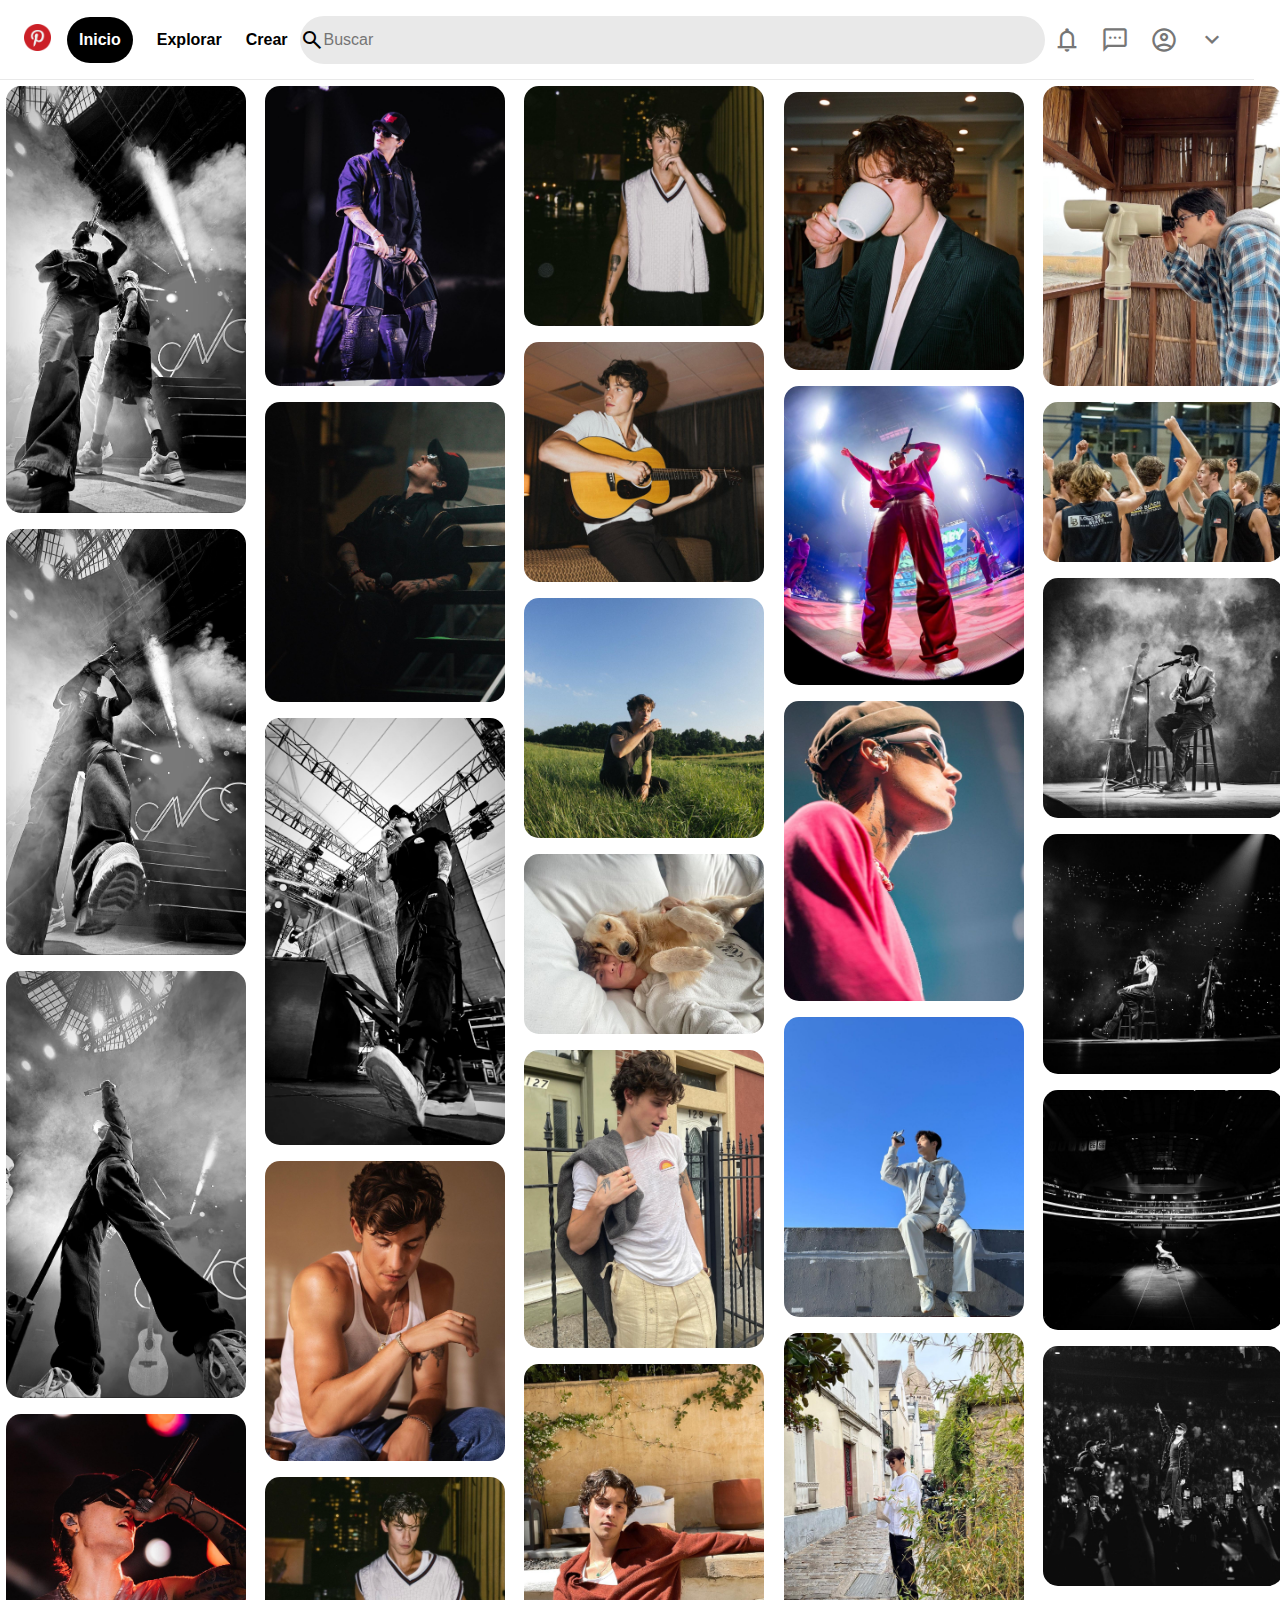
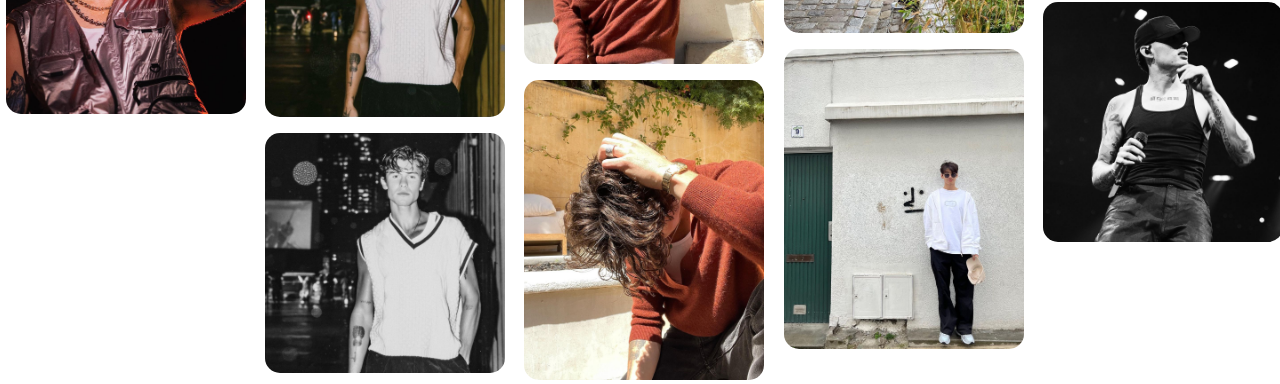
<file: index.html>
<!DOCTYPE html>
<html lang="en">
<head>
    <meta charset="UTF-8">
    <meta name="viewport" content="width=device-width, initial-scale=1.0">
    <link rel="shortcut icon" href="imgpin/pinteres.png" type="image/x-icon">
    <link rel="stylesheet" href="https://fonts.googleapis.com/css2?family=Material+Symbols+Outlined:opsz,wght,FILL,GRAD@48,400,1,0">
    <link rel="stylesheet" href="style.css">
    <title>Pinterest</title>
</head>
<body>
    <header>
        <nav>
            <!-- icono -->
            <a href="https://es.pinterest.com/"><img id="pinteres" src="imgpin/pinteres.png" alt="Icono pinteres"></a>
            <!-- iconos izquierda -->
            <div class="left-items">
                <ul class="first-list">
                    <li><a id="ini" href="#">Inicio</a></li>
                    <li><a id="explorar" href=""></a>Explorar</li>
                    <li><a id="crear" href=""></a>Crear</li>
                </ul>
            </div>
            <!-- Barra de busqueda -->
            <div class="search">
                <div class="barra">
                    <span class="material-symbols-outlined">
                        search
                        </span>
                    <input type="text" placeholder="Buscar">
                </div>
            </div>
            <!-- iconos derecha -->
            <div class="right-items">
                <span class="material-symbols-outlined">
                    notifications
                </span>
                <span class="material-symbols-outlined">
                    sms
                </span>
                <span class="material-symbols-outlined">
                    account_circle
                </span>
                <span class="material-symbols-outlined">
                    keyboard_arrow_down
                </span>
            </div>
        </nav>

    </header>
    <main class="contenido">
        <div class="imagenes">
            <!-- card -->
            <div class="card-image">
                <img class="img" src="imgpin/1.png" alt="imagen 1">
                <!-- estructura de mi boton -->
                <button class="button">
                    <a href="#">Guardar</a>
                </button>
                <span class="material-symbols-outlined oculto1">
                    upload
                </span>
                <span class="material-symbols-outlined oculto2">
                    more_horiz
                </span>
            </div>
            <!-- card -->
            <div class="card-image">
                <img class="img" src="imgpin/2.png" alt="imagen 2">
                <!-- estructura de mi boton -->
                <button class="button">
                    <a href="#">Guardar</a>
                </button>
                <span class="material-symbols-outlined oculto1">
                    upload
                </span>
                <span class="material-symbols-outlined oculto2">
                    more_horiz
                </span>
            </div>
            <div class="card-image">
                <img class="img" src="imgpin/3.png" alt="imagen 3">
                <!-- estructura de mi boton -->
                <button class="button">
                    <a href="#">Guardar</a>
                </button>
                <span class="material-symbols-outlined oculto1">
                    upload
                </span>
                <span class="material-symbols-outlined oculto2">
                    more_horiz
                </span>
            </div>
            <div class="card-image">
                <img class="img" src="imgpin/4.png" alt="imagen 4">
                <!-- estructura de mi boton -->
                <button class="button">
                    <a href="#">Guardar</a>
                </button>
                <span class="material-symbols-outlined oculto1">
                    upload
                </span>
                <span class="material-symbols-outlined oculto2">
                    more_horiz
                </span>
            </div>
            <div class="card-image">
                <img class="img" src="imgpin/5.png" alt="imagen 5">
                <!-- estructura de mi boton -->
                <button class="button">
                    <a href="#">Guardar</a>
                </button>
                <span class="material-symbols-outlined oculto1">
                    upload
                </span>
                <span class="material-symbols-outlined oculto2">
                    more_horiz
                </span>
            </div>
            <div class="card-image">
                <img class="img" src="imgpin/6.png" alt="imagen 6">
                <!-- estructura de mi boton -->
                <button class="button">
                    <a href="#">Guardar</a>
                </button>
                <span class="material-symbols-outlined oculto1">
                    upload
                </span>
                <span class="material-symbols-outlined oculto2">
                    more_horiz
                </span>
            </div>
            <div class="card-image">
                <img class="img" src="imgpin/7.png" alt="imagen 7">
                <!-- estructura de mi boton -->
                <button class="button">
                    <a href="#">Guardar</a>
                </button>
                <span class="material-symbols-outlined oculto1">
                    upload
                </span>
                <span class="material-symbols-outlined oculto2">
                    more_horiz
                </span>
            </div>
            <div class="card-image">
                <img class="img" src="imgpin/8.png" alt="imagen 8">
                <!-- estructura de mi boton -->
                <button class="button">
                    <a href="#">Guardar</a>
                </button>
                <span class="material-symbols-outlined oculto1">
                    upload
                </span>
                <span class="material-symbols-outlined oculto2">
                    more_horiz
                </span>
            </div>
            <div class="card-image">
                <img class="img" src="imgpin/9.png" alt="imagen 9">
                <!-- estructura de mi boton -->
                <button class="button">
                    <a href="#">Guardar</a>
                </button>
                <span class="material-symbols-outlined oculto1">
                    upload
                </span>
                <span class="material-symbols-outlined oculto2">
                    more_horiz
                </span>
            </div>
            <div class="card-image">
                <img class="img" src="imgpin/10.png" alt="imagen 10">
                <!-- estructura de mi boton -->
                <button class="button">
                    <a href="#">Guardar</a>
                </button>
                <span class="material-symbols-outlined oculto1">
                    upload
                </span>
                <span class="material-symbols-outlined oculto2">
                    more_horiz
                </span>
            </div>
            <div class="card-image">
                <img class="img" src="imgpin/11.png" alt="imagen 11">
                <!-- estructura de mi boton -->
                <button class="button">
                    <a href="#">Guardar</a>
                </button>
                <span class="material-symbols-outlined oculto1">
                    upload
                </span>
                <span class="material-symbols-outlined oculto2">
                    more_horiz
                </span>
            </div>
            <div class="card-image">
                <img class="img" src="imgpin/12.png" alt="imagen 12">
                <!-- estructura de mi boton -->
                <button class="button">
                    <a href="#">Guardar</a>
                </button>
                <span class="material-symbols-outlined oculto1">
                    upload
                </span>
                <span class="material-symbols-outlined oculto2">
                    more_horiz
                </span>
            </div>
            <div class="card-image">
                <img class="img" src="imgpin/13.png" alt="imagen 13">
                <!-- estructura de mi boton -->
                <button class="button">
                    <a href="#">Guardar</a>
                </button>
                <span class="material-symbols-outlined oculto1">
                    upload
                </span>
                <span class="material-symbols-outlined oculto2">
                    more_horiz
                </span>
            </div>
            <div class="card-image">
                <img class="img" src="imgpin/14.png" alt="imagen 14">
                <!-- estructura de mi boton -->
                <button class="button">
                    <a href="#">Guardar</a>
                </button>
                <span class="material-symbols-outlined oculto1">
                    upload
                </span>
                <span class="material-symbols-outlined oculto2">
                    more_horiz
                </span>
            </div>
            <div class="card-image">
                <img class="img" src="imgpin/15.png" alt="imagen 15">
                <!-- estructura de mi boton -->
                <button class="button">
                    <a href="#">Guardar</a>
                </button>
                <span class="material-symbols-outlined oculto1">
                    upload
                </span>
                <span class="material-symbols-outlined oculto2">
                    more_horiz
                </span>
            </div>
            <div class="card-image">
                <img class="img" src="imgpin/16.png" alt="imagen 16">
                <!-- estructura de mi boton -->
                <button class="button">
                    <a href="#">Guardar</a>
                </button>
                <span class="material-symbols-outlined oculto1">
                    upload
                </span>
                <span class="material-symbols-outlined oculto2">
                    more_horiz
                </span>
            </div>
            <var><div class="card-image">
                <img class="img" src="imgpin/17.png" alt="imagen 17">
                <!-- estructura de mi boton -->
                <button class="button">
                    <a href="#">Guardar</a>
                </button>
                <span class="material-symbols-outlined oculto1">
                    upload
                </span>
                <span class="material-symbols-outlined oculto2">
                    more_horiz
                </span>
            </div>
            <div class="card-image">
                <img class="img" src="imgpin/18.png" alt="imagen 18">
                <!-- estructura de mi boton -->
                <button class="button">
                    <a href="#">Guardar</a>
                </button>
                <span class="material-symbols-outlined oculto1">
                    upload
                </span>
                <span class="material-symbols-outlined oculto2">
                    more_horiz
                </span>
            </div>
            <div class="card-image">
                <img class="img" src="imgpin/19.png" alt="imagen 19">
                <!-- estructura de mi boton -->
                <button class="button">
                    <a href="#">Guardar</a>
                </button>
                <span class="material-symbols-outlined oculto1">
                    upload
                </span>
                <span class="material-symbols-outlined oculto2">
                    more_horiz
                </span>
            </div>
            <div class="card-image">
                <img class="img" src="imgpin/20.png" alt="imagen 20">
                <!-- estructura de mi boton -->
                <button class="button">
                    <a href="#">Guardar</a>
                </button>
                <span class="material-symbols-outlined oculto1">
                    upload
                </span>
                <span class="material-symbols-outlined oculto2">
                    more_horiz
                </span>
            </div>
            <div class="card-image">
                <img class="img" src="imgpin/21.png" alt="imagen 21">
                <!-- estructura de mi boton -->
                <button class="button">
                    <a href="#">Guardar</a>
                </button>
                <span class="material-symbols-outlined oculto1">
                    upload
                </span>
                <span class="material-symbols-outlined oculto2">
                    more_horiz
                </span>
            </div>
            <div class="card-image">
                <img class="img" src="imgpin/22.png" alt="imagen 22">
                <!-- estructura de mi boton -->
                <button class="button">
                    <a href="#">Guardar</a>
                </button>
                <span class="material-symbols-outlined oculto1">
                    upload
                </span>
                <span class="material-symbols-outlined oculto2">
                    more_horiz
                </span>
            </div>
            <div class="card-image">
                <img class="img" src="imgpin/23.png" alt="imagen 23">
                <!-- estructura de mi boton -->
                <button class="button">
                    <a href="#">Guardar</a>
                </button>
                <span class="material-symbols-outlined oculto1">
                    upload
                </span>
                <span class="material-symbols-outlined oculto2">
                    more_horiz
                </span>
            </div>
            <div class="card-image">
                <img class="img" src="imgpin/24.png" alt="imagen 24">
                <!-- estructura de mi boton -->
                <button class="button">
                    <a href="#">Guardar</a>
                </button>
                <span class="material-symbols-outlined oculto1">
                    upload
                </span>
                <span class="material-symbols-outlined oculto2">
                    more_horiz
                </span>
            </div>
            <div class="card-image">
                <img class="img" src="imgpin/25.png" alt="imagen 25">
                <!-- estructura de mi boton -->
                <button class="button">
                    <a href="#">Guardar</a>
                </button>
                <span class="material-symbols-outlined oculto1">
                    upload
                </span>
                <span class="material-symbols-outlined oculto2">
                    more_horiz
                </span>
            </div>

            <div class="card-image">
                <img class="img" src="imgpin/28.jpg" alt="imagen 28">
                <!-- estructura de mi boton -->
                <button class="button">
                    <a href="#">Guardar</a>
                </button>
                <span class="material-symbols-outlined oculto1">
                    upload
                </span>
                <span class="material-symbols-outlined oculto2">
                    more_horiz
                </span>
            </div>
            <div class="card-image">
                <img class="img" src="imgpin/29.jpg" alt="imagen 29">
                <!-- estructura de mi boton -->
                <button class="button">
                    <a href="#">Guardar</a>
                </button>
                <span class="material-symbols-outlined oculto1">
                    upload
                </span>
                <span class="material-symbols-outlined oculto2">
                    more_horiz
                </span>
            </div>
            <div class="card-image">
                <img class="img" src="imgpin/30.jpg" alt="imagen 30">
                <!-- estructura de mi boton -->
                <button class="button">
                    <a href="#">Guardar</a>
                </button>
                <span class="material-symbols-outlined oculto1">
                    upload
                </span>
                <span class="material-symbols-outlined oculto2">
                    more_horiz
                </span>
            </div>
            <div class="card-image">
                <img class="img" src="imgpin/31.jpg" alt="imagen 31">
                <!-- estructura de mi boton -->
                <button class="button">
                    <a href="#">Guardar</a>
                </button>
                <span class="material-symbols-outlined oculto1">
                    upload
                </span>
                <span class="material-symbols-outlined oculto2">
                    more_horiz
                </span>
            </div>
            <div class="card-image">
                <img class="img" src="imgpin/32.jpg" alt="imagen 32">
                <!-- estructura de mi boton -->
                <button class="button">
                    <a href="#">Guardar</a>
                </button>
                <span class="material-symbols-outlined oculto1">
                    upload
                </span>
                <span class="material-symbols-outlined oculto2">
                    more_horiz
                </span>
            </div>

        </div>


    </main>
</body>
</html>
</file>
<file: style.css>
*{
    padding: 0;
    margin: 0;
    box-sizing: border-box;
}
body{
    background-color: white;
    font-family: sans-serif;
    font-weight: bold;
}
header nav{
    display: flex;
    flex-direction: row;
    justify-content: space-between;
    align-items: center;
    width: 98vw;
    height: 80px;
    font-size: 16px;
    position: fixed;
    z-index: 1;
    background-color: white;
    padding: 0 20px;
    border-bottom: 1px solid #e9e9e9;
}
#pinteres{
    width: 35px;
    height: 35px;
    padding: 4px;
}
#pinteres:hover {
    background-color: #e9e9e9;
    border-radius: 150px;
}
.first-list {
    display: flex;
}
.first-list li {
    list-style: none;
    margin: 0px 12px;
}
.first-list a{
    text-decoration: none;
    color: black;
    
}

#ini{
    background-color: black;
    color: white;
    padding: 14px 12px;
    border-radius: 25px;
    display: flex;
    align-items: center;
    text-decoration: none;
}
#explorar{
    color: black;
    padding: 7px 20px;
    text-decoration: none;
    display: flex;
    align-items: center;
}
#crear{
    color: black;
    padding: 7px 20px;
    text-decoration: none;
    display: flex;
    align-items: center;
}
/* barra de busqueda */
.search {
    flex-grow: 1;
    height: 48px;
    background-color: #e9e9e9;
    border-radius: 30px;
}
.search:hover{
    background-color: #e1e1e1; 
}
.search:focus-within{
    border: 4px solid #7fc1ff;
}
.barra {
    display: flex;
    align-items: center;
    height: 48px;
}
#lupa {
    padding: 13px;
    color: #767676;
    font-size: 20px;
    font-weight: bolder;
}
.barra input{
    border: none;
    background-color: inherit;
    outline: none;
    padding: 0px 8px 0px 0px;
    font-size: 16px;
    flex-grow: 1;
}
/* iconos derecha */
.right-items span{
    padding: 8px;
    color: #767676;
    font-size: 28px;
}
.right-items span:hover{
    background-color: #e9e9e9;
    border-radius: 150px;
    cursor: pointer;
}
/* hasta voy bien */
.contenido {
    position: absolute;
    margin-top: 80px;
}
.imagenes {
    columns: 7 240px;
    margin: auto;
}
.card-image {
    position: relative;
    padding: 6px;
}
.card-image img {
    min-width: 240px;
    max-width: 240px;
    border-radius: 15px;
}
/* voy bien */
.card-image:hover > :first-child {
    filter: brightness(60%);
}

.card-image:hover > *{
    visibility: visible;
    display: inline;
}
.button {
    position: absolute;
    left: 50%;
    top: 5%;
    padding: 13px 15px;
    background-color: #e60023;
    border-radius: 30px;
    border: none;
    visibility: hidden;
}
.card-image button a{
    text-decoration: none;
    color: white;
    font-size: 16px;
    font-weight: bold;
}
.oculto1{
    position: absolute;
    left: 50%;
    bottom: 8%;
    background-color: white;
    font-size: 30px;
    border-radius: 50px;
    color: black;
    font-weight: bold;
    padding: 4px;
    visibility: hidden;
    display: none;
}
.oculto2{
    position: absolute;
    left: 68%;
    bottom: 8%;
    background-color: white;
    font-size: 30px;
    border-radius: 50px;
    color: black;
    font-weight: bold;
    padding: 4px;
    visibility: hidden;
    display: none;
}
</file>
